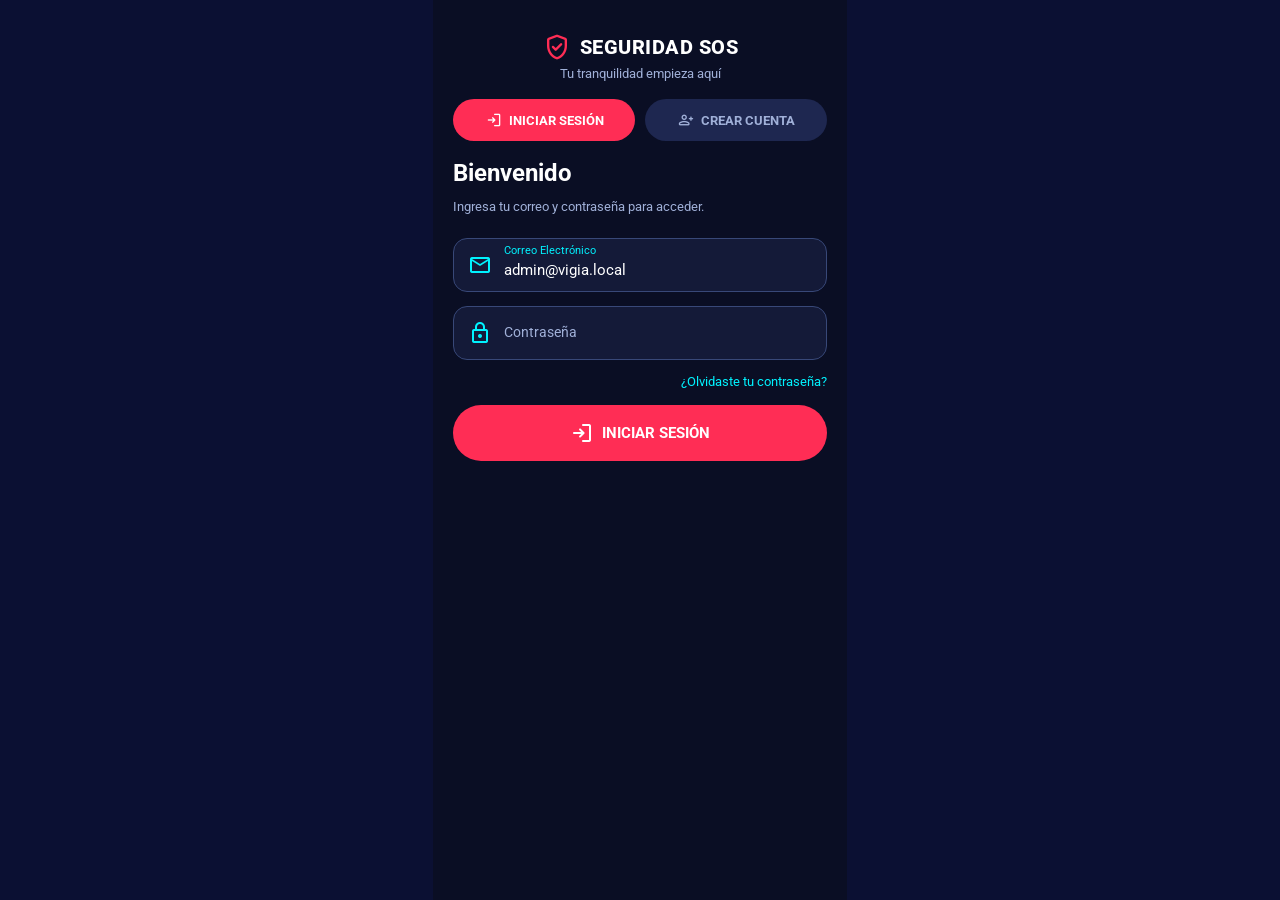
<file: index.html>
<!DOCTYPE html>
<html lang="es">

<head>
    <meta charset="UTF-8">
    <meta name="viewport" content="width=device-width, initial-scale=1.0, maximum-scale=1.0, user-scalable=no">
    <title>Seguridad SOS - MD3 Expressive</title>
    <link rel="preconnect" href="https://fonts.googleapis.com">
    <link rel="preconnect" href="https://fonts.gstatic.com" crossorigin>
    <link href="https://fonts.googleapis.com/css2?family=Roboto:wght@400;500;700;900&display=swap" rel="stylesheet">
    <link href="https://fonts.googleapis.com/css2?family=Material+Symbols+Rounded:opsz,wght,FILL,GRAD@24,500,1,0"
        rel="stylesheet">
    <style>
        :root {
            /* Paleta Material Design 3 Expressive (Colores Vívidos y Elegantes) */
            --bg-main: #0A0E24;
            /* Midnight Obsidian */
            --bg-input-nav: #141A38;
            /* Superficie profunda */
            --bg-card: #1E2750;
            /* Tarjetas elevadas */
            --border-input: #384878;
            /* Bordes refinados */
            --text-primary: #FFFFFF;
            /* Títulos y texto principal */
            --text-secondary: #A0B0D8;
            /* Texto secundario y descripciones */
            --accent-cyan: #00F2FE;
            /* Cyan eléctrico vibrante */
            --btn-primary: #FF2D55;
            /* Rosa carmesí SOS Expressive */
            --btn-primary-hover: #E11D48;
            --zone-alert: #431D78;
            /* Púrpura real para zonas de alerta */
            --sos-red: #FF2D55;
            /* Botón circular SOS */
            --action-blue: #2563EB;
            /* Acciones de llamar y compartir ubicación */
            --glow-sos: 0 0 28px rgba(255, 45, 85, 0.45);

            --radius-xl: 24px;
            --radius-lg: 16px;
            --radius-pill: 100px;
        }

        * {
            box-sizing: border-box;
            margin: 0;
            padding: 0;
            font-family: 'Roboto', sans-serif;
        }

        body {
            background-color: #0B1033;
            color: var(--text-primary);
            display: flex;
            justify-content: center;
            min-height: 100vh;
        }

        .mobile-app {
            width: 100%;
            max-width: 414px;
            min-height: 100vh;
            background-color: var(--bg-main);
            position: relative;
            overflow-x: hidden;
        }

        /* Utilidades */
        .content-padding {
            padding: 0 20px 28px;
        }

        .mt-12 {
            margin-top: 12px;
        }

        .mt-16 {
            margin-top: 16px;
        }

        .mt-24 {
            margin-top: 24px;
        }

        .text-cyan {
            color: var(--accent-cyan);
        }

        .text-secondary {
            color: var(--text-secondary);
        }

        .text-sm {
            font-size: 13px;
        }

        .text-xs {
            font-size: 11px;
        }

        /* ==========================================================================
           MICRO-INTERACCIONES: TRANSICIONES DE PANTALLA EXPRESIVAS (MD3 EXPRESSIVE)
           ========================================================================== */
        .screen {
            display: none;
            opacity: 0;
            will-change: transform, opacity;
        }

        .screen.active {
            display: block;
            opacity: 1;
        }

        .screen.entering-forward {
            animation: screenSlideForward 0.38s cubic-bezier(0.16, 1, 0.3, 1) forwards;
        }

        .screen.entering-backward {
            animation: screenSlideBackward 0.38s cubic-bezier(0.16, 1, 0.3, 1) forwards;
        }

        .screen.with-nav {
            padding-bottom: 86px;
        }

        @keyframes screenSlideForward {
            0% {
                opacity: 0;
                transform: translateX(45px) scale(0.96);
                filter: blur(4px);
            }

            100% {
                opacity: 1;
                transform: translateX(0) scale(1);
                filter: blur(0);
            }
        }

        @keyframes screenSlideBackward {
            0% {
                opacity: 0;
                transform: translateX(-45px) scale(0.96);
                filter: blur(4px);
            }

            100% {
                opacity: 1;
                transform: translateX(0) scale(1);
                filter: blur(0);
            }
        }

        /* Cascada de elementos escalonados al entrar a pantalla */
        .screen.active .stagger-1 {
            animation: staggerSlideIn 0.42s cubic-bezier(0.16, 1, 0.3, 1) both 0.04s;
        }

        .screen.active .stagger-2 {
            animation: staggerSlideIn 0.42s cubic-bezier(0.16, 1, 0.3, 1) both 0.10s;
        }

        .screen.active .stagger-3 {
            animation: staggerSlideIn 0.42s cubic-bezier(0.16, 1, 0.3, 1) both 0.16s;
        }

        .screen.active .stagger-4 {
            animation: staggerSlideIn 0.42s cubic-bezier(0.16, 1, 0.3, 1) both 0.22s;
        }

        .screen.active .stagger-5 {
            animation: staggerSlideIn 0.42s cubic-bezier(0.16, 1, 0.3, 1) both 0.28s;
        }

        @keyframes staggerSlideIn {
            0% {
                opacity: 0;
                transform: translateY(18px) scale(0.98);
            }

            100% {
                opacity: 1;
                transform: translateY(0) scale(1);
            }
        }

        /* ==========================================================================
           LOS 3 ESTADOS: REPOSO • INTERACCIÓN • ACCIÓN
           ========================================================================== */

        /* 1. ESTADO DE REPOSO (REST / IDLE) */
        .live-dot {
            width: 8px;
            height: 8px;
            border-radius: 50%;
            background-color: var(--accent-cyan);
            display: inline-block;
            margin-right: 6px;
            animation: liveDotBeacon 2s infinite ease-in-out;
            vertical-align: middle;
        }

        @keyframes liveDotBeacon {

            0%,
            100% {
                opacity: 1;
                transform: scale(1);
                box-shadow: 0 0 8px #00F2FE;
            }

            50% {
                opacity: 0.35;
                transform: scale(0.75);
                box-shadow: 0 0 2px #00F2FE;
            }
        }

        @keyframes sosReposoBreathing {

            0%,
            100% {
                box-shadow: 0 0 22px rgba(255, 45, 85, 0.35), 0 8px 24px rgba(0, 0, 0, 0.45);
                transform: scale(1);
            }

            50% {
                box-shadow: 0 0 42px rgba(255, 45, 85, 0.65), 0 10px 30px rgba(0, 0, 0, 0.55);
                transform: scale(1.02);
            }
        }

        /* 2. ESTADO DE INTERACCIÓN (HOVER / FOCUS / TOUCH PRE-ACTIVATION) */
        /* Transición suave para todos los controles interactivos */
        .md3-btn-primary,
        .md3-btn-secondary,
        .action-card,
        .md3-card,
        .tab-btn,
        .nav-item,
        .md3-chip,
        .icon-btn {
            transition: all 0.24s cubic-bezier(0.2, 0.9, 0.2, 1);
            position: relative;
            overflow: hidden;
            /* Para el efecto onda ripple */
        }

        .md3-btn-primary:hover {
            background-color: var(--btn-primary-hover);
            transform: translateY(-2px) scale(1.015);
            box-shadow: 0 8px 25px rgba(255, 45, 85, 0.55), 0 0 14px rgba(0, 242, 254, 0.35);
        }

        .md3-btn-secondary:hover {
            background-color: rgba(0, 242, 254, 0.12);
            border: 1px solid var(--accent-cyan);
            transform: translateY(-2px);
            box-shadow: 0 6px 20px rgba(0, 242, 254, 0.25);
        }

        .action-card:hover {
            transform: translateY(-3px) scale(1.02);
            box-shadow: 0 10px 26px rgba(37, 99, 235, 0.45);
            outline: 1.5px solid var(--accent-cyan);
        }

        .md3-card:hover {
            transform: translateY(-3px);
            border: 1px solid rgba(0, 242, 254, 0.5);
            box-shadow: 0 12px 28px rgba(0, 0, 0, 0.45), 0 0 16px rgba(0, 242, 254, 0.12);
        }

        .tab-btn:hover:not(.active) {
            background-color: #28346A;
            color: var(--text-primary);
            transform: translateY(-1px);
        }

        .md3-chip:hover:not(.active) {
            background-color: #28346A;
            color: var(--text-primary);
            transform: translateY(-1px);
        }

        .nav-item:hover {
            color: var(--accent-cyan);
            transform: translateY(-2px);
        }

        /* 3. ESTADO DE ACCIÓN (ACTIVE / PRESSED / TRIGGER / FEEDBACK) */
        .md3-btn-primary:active,
        .md3-btn-secondary:active,
        .action-card:active,
        .tab-btn:active,
        .md3-chip:active,
        .list-card:active {
            transform: scale(0.95) translateY(1px) !important;
            box-shadow: 0 2px 6px rgba(0, 0, 0, 0.6) !important;
            transition: transform 0.08s ease, box-shadow 0.08s ease;
        }

        /* Efecto Ripple (Onda Material) */
        .md3-ripple {
            position: absolute;
            border-radius: 50%;
            background: rgba(255, 255, 255, 0.35);
            transform: scale(0);
            animation: rippleEffect 0.55s ease-out;
            pointer-events: none;
        }

        @keyframes rippleEffect {
            to {
                transform: scale(3.5);
                opacity: 0;
            }
        }

        /* Botón SOS en Acción (Mantenido 3s) */
        .sos-btn.holding {
            animation: sosAccionHeartbeat 0.35s infinite ease-in-out !important;
            box-shadow: 0 0 65px rgba(255, 45, 85, 0.95), 0 0 110px rgba(0, 242, 254, 0.6) !important;
            border-color: var(--accent-cyan) !important;
        }

        @keyframes sosAccionHeartbeat {

            0%,
            100% {
                transform: scale(0.96);
            }

            50% {
                transform: scale(1.035);
            }
        }

        /* Error Shake Feedback */
        @keyframes shakeErrorAction {

            0%,
            100% {
                transform: translateX(0);
            }

            20%,
            60% {
                transform: translateX(-8px);
            }

            40%,
            80% {
                transform: translateX(8px);
            }
        }

        .shake-error {
            animation: shakeErrorAction 0.4s cubic-bezier(0.36, 0.07, 0.19, 0.97) both;
            border-color: var(--sos-red) !important;
        }

        /* Toast con Rebote Elástico en Acción */
        @keyframes toastActionBounce {
            0% {
                transform: translate(-50%, 50px) scale(0.85);
                opacity: 0;
            }

            60% {
                transform: translate(-50%, -8px) scale(1.03);
                opacity: 1;
            }

            85% {
                transform: translate(-50%, 2px) scale(0.99);
            }

            100% {
                transform: translate(-50%, 0) scale(1);
                opacity: 1;
            }
        }

        .md3-toast.show {
            display: flex;
            animation: toastActionBounce 0.42s cubic-bezier(0.175, 0.885, 0.32, 1.275) forwards;
        }

        /* Ondas de Radar en Alerta Disparada */
        .radar-wave {
            position: absolute;
            width: 140px;
            height: 140px;
            border-radius: 50%;
            border: 3px solid rgba(255, 255, 255, 0.7);
            animation: radarWaveExpand 1.6s infinite ease-out;
            pointer-events: none;
        }

        .radar-wave:nth-child(2) {
            animation-delay: 0.5s;
        }

        .radar-wave:nth-child(3) {
            animation-delay: 1.0s;
        }

        @keyframes radarWaveExpand {
            0% {
                transform: scale(0.6);
                opacity: 0.9;
            }

            100% {
                transform: scale(2.4);
                opacity: 0;
            }
        }

        /* Headers */
        .app-header {
            text-align: center;
            padding: 32px 20px 18px;
        }

        .logo-row {
            display: flex;
            align-items: center;
            justify-content: center;
            gap: 8px;
        }

        .logo-icon {
            font-size: 30px;
            color: var(--btn-primary);
        }

        .app-header h1 {
            font-size: 20px;
            font-weight: 800;
            letter-spacing: 0.5px;
        }

        .subtitle {
            font-size: 13px;
            color: var(--text-secondary);
            margin-top: 4px;
        }

        .top-app-bar {
            display: flex;
            align-items: center;
            gap: 12px;
            padding: 20px;
            background-color: var(--bg-main);
        }

        .icon-btn {
            background: none;
            border: none;
            color: var(--text-primary);
            cursor: pointer;
            display: flex;
            align-items: center;
            justify-content: center;
        }

        /* Tabs Segmentados (Login / Registro) */
        .md3-tabs {
            display: flex;
            gap: 10px;
            padding: 0 20px 18px;
        }

        .tab-btn {
            flex: 1;
            background-color: var(--bg-card);
            color: var(--text-secondary);
            border: none;
            border-radius: var(--radius-pill);
            padding: 12px 10px;
            font-size: 13px;
            font-weight: 700;
            cursor: pointer;
            display: flex;
            align-items: center;
            justify-content: center;
            gap: 6px;
        }

        .tab-btn.active {
            background-color: var(--btn-primary);
            color: var(--text-primary);
        }

        .auth-form {
            display: none;
        }

        .auth-form.active {
            display: block;
        }

        .display-text {
            font-size: 24px;
            font-weight: 700;
        }

        /* Campos de texto */
        .md3-text-field {
            position: relative;
            background-color: var(--bg-input-nav);
            border: 1.5px solid var(--border-input);
            border-radius: 14px;
            margin-bottom: 14px;
            display: flex;
            align-items: center;
            padding: 8px 14px;
        }

        .md3-text-field:focus-within {
            border-color: var(--accent-cyan);
        }

        .md3-text-field .icon {
            color: var(--accent-cyan);
            margin-right: 12px;
        }

        .md3-text-field input {
            background: transparent;
            border: none;
            color: var(--text-primary);
            width: 100%;
            padding: 14px 0 4px;
            font-size: 15px;
            outline: none;
        }

        .md3-text-field label {
            position: absolute;
            left: 50px;
            top: 17px;
            color: var(--text-secondary);
            font-size: 14px;
            transition: 0.2s;
            pointer-events: none;
        }

        .md3-text-field input:focus~label,
        .md3-text-field input:not(:placeholder-shown)~label {
            top: 5px;
            font-size: 11px;
            color: var(--accent-cyan);
        }

        /* Botones */
        .md3-btn-primary {
            background-color: var(--btn-primary);
            color: var(--text-primary);
            border: none;
            width: 100%;
            padding: 16px;
            border-radius: var(--radius-pill);
            font-size: 15px;
            font-weight: 700;
            cursor: pointer;
            display: flex;
            align-items: center;
            justify-content: center;
            gap: 8px;
        }

        .md3-btn-secondary {
            background-color: var(--bg-card);
            color: var(--accent-cyan);
            border: none;
            width: 100%;
            padding: 14px;
            border-radius: var(--radius-pill);
            font-size: 14px;
            font-weight: 700;
            cursor: pointer;
            display: flex;
            align-items: center;
            justify-content: center;
            gap: 8px;
        }

        /* Zona de Alerta SOS (Morado #4C1D95) */
        .sos-zone {
            background-color: var(--zone-alert);
            border-radius: var(--radius-xl);
            padding: 24px 16px;
            text-align: center;
            margin: 18px 0;
        }

        .sos-wrapper {
            position: relative;
            width: 196px;
            height: 196px;
            margin: 0 auto 12px;
            display: flex;
            align-items: center;
            justify-content: center;
        }

        .progress-ring {
            position: absolute;
            top: 0;
            left: 0;
            width: 196px;
            height: 196px;
            transform: rotate(-90deg);
        }

        .progress-ring-circle {
            fill: transparent;
            stroke: var(--accent-cyan);
            stroke-width: 6;
            stroke-dasharray: 565.48;
            stroke-dashoffset: 565.48;
            transition: stroke-dashoffset 0.05s linear;
            filter: drop-shadow(0 0 6px var(--accent-cyan));
        }

        .sos-btn {
            width: 168px;
            height: 168px;
            border-radius: 50%;
            background-color: var(--sos-red);
            color: var(--text-primary);
            border: 6px solid #FFFFFF;
            display: flex;
            flex-direction: column;
            align-items: center;
            justify-content: center;
            cursor: pointer;
            z-index: 2;
            user-select: none;
            animation: sosReposoBreathing 3.2s infinite ease-in-out;
            transition: all 0.25s cubic-bezier(0.2, 0.9, 0.2, 1);
        }

        .sos-btn:hover {
            transform: scale(1.035);
            box-shadow: 0 0 50px rgba(255, 45, 85, 0.8), 0 0 90px rgba(255, 45, 85, 0.45);
        }

        .sos-btn:active {
            transform: scale(0.95);
        }

        .sos-text {
            font-size: 42px;
            font-weight: 900;
            line-height: 1;
        }

        .sos-subtext {
            font-size: 11px;
            font-weight: 700;
            margin-top: 4px;
            letter-spacing: 0.8px;
        }

        .sos-instruction {
            font-size: 13px;
            font-weight: 700;
            color: var(--text-primary);
        }

        /* Acciones Rápidas (Azul intenso #1665C1) */
        .section-title {
            font-size: 11px;
            font-weight: 700;
            letter-spacing: 1px;
            color: var(--accent-cyan);
            margin-bottom: 10px;
            text-transform: uppercase;
        }

        .grid-2 {
            display: grid;
            grid-template-columns: 1fr 1fr;
            gap: 12px;
        }

        .action-card {
            background-color: var(--action-blue);
            color: var(--text-primary);
            border-radius: var(--radius-lg);
            padding: 16px;
            display: flex;
            flex-direction: column;
            gap: 8px;
            font-size: 14px;
            font-weight: 700;
            cursor: pointer;
            border: none;
            text-align: left;
        }

        /* Tarjetas estándar (#243575) */
        .md3-card {
            background-color: var(--bg-card);
            border-radius: var(--radius-lg);
            padding: 16px;
        }

        .list-card {
            display: flex;
            justify-content: space-between;
            align-items: center;
            cursor: pointer;
        }

        .list-card-content {
            display: flex;
            align-items: center;
            gap: 14px;
        }

        /* Cámaras y Chips */
        .md3-chip-group {
            display: flex;
            gap: 8px;
            overflow-x: auto;
        }

        .md3-chip {
            background-color: var(--bg-card);
            color: var(--text-secondary);
            border: none;
            padding: 8px 14px;
            border-radius: var(--radius-pill);
            font-size: 12px;
            font-weight: 700;
            cursor: pointer;
            white-space: nowrap;
        }

        .md3-chip.active {
            background-color: var(--btn-primary);
            color: var(--text-primary);
        }

        .camera-card {
            padding: 12px;
            margin-bottom: 14px;
        }

        .camera-feed {
            height: 150px;
            background-color: var(--bg-input-nav);
            border-radius: 12px;
            position: relative;
            display: flex;
            align-items: center;
            justify-content: center;
            margin-bottom: 12px;
        }

        .status-badge {
            position: absolute;
            top: 10px;
            left: 10px;
            background-color: var(--zone-alert);
            color: var(--accent-cyan);
            padding: 4px 10px;
            border-radius: var(--radius-pill);
            font-size: 10px;
            font-weight: 700;
        }

        .status-badge.rec {
            background-color: var(--sos-red);
            color: var(--text-primary);
        }

        .camera-info {
            display: flex;
            justify-content: space-between;
            align-items: center;
        }

        /* Lista Perfil */
        .md3-list {
            background-color: var(--bg-card);
            border-radius: var(--radius-xl);
            padding: 8px 0;
        }

        .md3-list-item {
            display: flex;
            align-items: center;
            gap: 14px;
            padding: 14px 18px;
            border-bottom: 1px solid var(--bg-input-nav);
        }

        .md3-list-item:last-child {
            border-bottom: none;
        }

        /* Navegación Inferior (#1A275E) */
        .bottom-nav {
            position: fixed;
            bottom: 0;
            left: 50%;
            transform: translateX(-50%);
            width: 100%;
            max-width: 414px;
            background-color: var(--bg-input-nav);
            border-top: 1px solid var(--border-input);
            display: none;
            justify-content: space-around;
            padding: 10px 0 18px;
            z-index: 100;
        }

        .nav-item {
            display: flex;
            flex-direction: column;
            align-items: center;
            gap: 4px;
            color: var(--text-secondary);
            font-size: 11px;
            font-weight: 500;
            cursor: pointer;
        }

        .nav-item.active {
            color: var(--btn-primary);
            font-weight: 700;
        }

        /* Overlay de Alerta SOS */
        .alert-overlay {
            position: fixed;
            inset: 0;
            max-width: 414px;
            margin: 0 auto;
            background-color: var(--sos-red);
            color: var(--text-primary);
            display: none;
            flex-direction: column;
            align-items: center;
            justify-content: center;
            text-align: center;
            padding: 28px;
            z-index: 200;
            gap: 16px;
        }

        .alert-overlay.active {
            display: flex;
        }

        /* Toast */
        .md3-toast {
            position: fixed;
            bottom: 84px;
            left: 50%;
            transform: translateX(-50%);
            background-color: var(--zone-alert);
            color: var(--text-primary);
            border: 1px solid var(--accent-cyan);
            padding: 12px 18px;
            border-radius: var(--radius-pill);
            font-size: 13px;
            font-weight: 500;
            display: none;
            align-items: center;
            gap: 8px;
            z-index: 300;
            max-width: 370px;
        }

        .md3-toast.show {
            display: flex;
        }
    </style>
</head>

<body>
    <div class="mobile-app">

        <!-- VISTA 1 & 2: AUTENTICACIÓN -->
        <section id="auth-screen" class="screen active">
            <header class="app-header">
                <div class="logo-row">
                    <span class="material-symbols-rounded logo-icon">gpp_good</span>
                    <h1>SEGURIDAD SOS</h1>
                </div>
                <p class="subtitle">Tu tranquilidad empieza aquí</p>
            </header>

            <div class="md3-tabs">
                <button type="button" class="tab-btn active" id="tab-login" onclick="switchAuthTab('login')">
                    <span class="material-symbols-rounded" style="font-size:18px;">login</span>
                    INICIAR SESIÓN
                </button>
                <button type="button" class="tab-btn" id="tab-register" onclick="switchAuthTab('register')">
                    <span class="material-symbols-rounded" style="font-size:18px;">person_add</span>
                    CREAR CUENTA
                </button>
            </div>

            <div class="content-padding">
                <!-- Iniciar Sesión (Activo por defecto) -->
                <div id="form-login" class="auth-form active">
                    <h2 class="display-text">Bienvenido</h2>
                    <p class="text-secondary text-sm mt-12">Ingresa tu correo y contraseña para acceder.</p>
                    <form class="mt-24" onsubmit="handleAuthSubmit(event, 'login')">
                        <div class="md3-text-field">
                            <span class="material-symbols-rounded icon">mail</span>
                            <input type="email" id="login-email" placeholder=" " value="admin@vigia.local" required>
                            <label>Correo Electrónico</label>
                        </div>
                        <div class="md3-text-field">
                            <span class="material-symbols-rounded icon">lock</span>
                            <input type="password" id="login-password" placeholder=" " required>
                            <label>Contraseña</label>
                        </div>
                        <p class="text-cyan text-sm" style="text-align:right; cursor:pointer;"
                            onclick="showToast('Recuperación de contraseña enviada')">¿Olvidaste tu contraseña?</p>
                        <button type="submit" class="md3-btn-primary mt-16">
                            <span class="material-symbols-rounded">login</span>
                            INICIAR SESIÓN
                        </button>
                    </form>
                </div>

                <!-- Crear Cuenta -->
                <div id="form-register" class="auth-form">
                    <h2 class="display-text">Crea tu cuenta SOS</h2>
                    <p class="text-secondary text-sm mt-12">Un paso más cerca de sentirte seguro 24/7.</p>
                    <form class="mt-24" onsubmit="handleAuthSubmit(event, 'register')">
                        <div class="md3-text-field">
                            <span class="material-symbols-rounded icon">person</span>
                            <input type="text" id="reg-name" placeholder=" " required>
                            <label>Nombre Completo</label>
                        </div>
                        <div class="md3-text-field">
                            <span class="material-symbols-rounded icon">smartphone</span>
                            <input type="tel" id="reg-phone" placeholder=" " required>
                            <label>Teléfono Móvil</label>
                        </div>
                        <div class="md3-text-field">
                            <span class="material-symbols-rounded icon">mail</span>
                            <input type="email" id="reg-email" placeholder=" " required>
                            <label>Correo Electrónico</label>
                        </div>
                        <div class="md3-text-field">
                            <span class="material-symbols-rounded icon">lock</span>
                            <input type="password" id="reg-password" placeholder=" " required>
                            <label>Contraseña de seguridad</label>
                        </div>
                        <button type="submit" class="md3-btn-primary mt-16">
                            <span class="material-symbols-rounded">shield</span>
                            CREAR MI CUENTA SOS
                        </button>
                    </form>
                </div>
            </div>
        </section>

        <!-- VISTA 3: INICIO (SOS) -->
        <section id="home-screen" class="screen with-nav">
            <header class="app-header" style="padding-bottom: 8px;">
                <div class="logo-row">
                    <span class="material-symbols-rounded logo-icon" style="font-size:24px;">gpp_good</span>
                    <h1 style="font-size:17px;">SEGURIDAD SOS</h1>
                </div>
            </header>

            <div class="content-padding mt-12">
                <h2 id="home-greeting" style="font-size:24px;">Hola, Usuario</h2>
                <p class="text-secondary text-sm">Sistema de protección activo 24/7</p>

                <!-- Zona de Alerta Morada + Botón SOS -->
                <div class="sos-zone">
                    <div class="sos-wrapper">
                        <svg class="progress-ring">
                            <circle id="progress-circle" class="progress-ring-circle" cx="98" cy="98" r="90"></circle>
                        </svg>
                        <button type="button" class="sos-btn" id="btnSos">
                            <span class="sos-text">SOS</span>
                            <span class="sos-subtext">PEDIR AYUDA</span>
                        </button>
                    </div>
                    <p class="sos-instruction" id="sos-status-label">Mantén pulsado 3 segundos</p>
                    <p class="text-secondary text-xs mt-12">Envía una alerta y tu ubicación a tus contactos.</p>
                </div>

                <!-- Acciones Rápidas (Azul intenso) -->
                <h3 class="section-title">ACCESOS RÁPIDOS</h3>
                <div class="grid-2">
                    <button type="button" class="action-card" onclick="showToast('Llamando al 911...')">
                        <span class="material-symbols-rounded text-cyan">call</span>
                        <span>Llamar al 911</span>
                    </button>
                    <button type="button" class="action-card" onclick="showToast('Ubicación GPS compartida')">
                        <span class="material-symbols-rounded text-cyan">location_on</span>
                        <span>Compartir ubicación</span>
                    </button>
                </div>

                <!-- Tarjeta Ver Cámaras -->
                <div class="md3-card list-card mt-12" onclick="navigateTo('cameras-screen')">
                    <div class="list-card-content">
                        <span class="material-symbols-rounded text-cyan" style="font-size:26px;">videocam</span>
                        <div>
                            <div style="font-weight:700; font-size:15px;">Ver cámaras</div>
                            <div class="text-secondary text-xs">3 dispositivos conectados</div>
                        </div>
                    </div>
                    <span class="material-symbols-rounded text-cyan">chevron_right</span>
                </div>
            </div>
        </section>

        <!-- VISTA 4: MIS CÁMARAS -->
        <section id="cameras-screen" class="screen">
            <header class="top-app-bar">
                <button type="button" class="icon-btn" onclick="navigateTo('home-screen')">
                    <span class="material-symbols-rounded">arrow_back_ios</span>
                </button>
                <h2 style="font-size:20px;">Mis cámaras</h2>
            </header>

            <div class="content-padding">
                <div class="md3-chip-group">
                    <button type="button" class="md3-chip active" onclick="filterCameras('all', this)">Todas
                        (3)</button>
                    <button type="button" class="md3-chip" onclick="filterCameras('online', this)">En línea (2)</button>
                    <button type="button" class="md3-chip" onclick="filterCameras('recording', this)">Grabando
                        (1)</button>
                </div>

                <div class="mt-16">
                    <div class="md3-card camera-card camera-item online stagger-1">
                        <div class="camera-feed">
                            <span class="status-badge"><span class="live-dot"></span>EN LÍNEA • CAM 01</span>
                            <span class="material-symbols-rounded"
                                style="font-size:48px; color:var(--border-input);">videocam</span>
                        </div>
                        <div class="camera-info">
                            <div>
                                <div style="font-weight:700;">Entrada principal</div>
                                <div class="text-secondary text-xs">Resolución 1080p • 30fps</div>
                            </div>
                            <button type="button" class="icon-btn text-cyan"
                                onclick="showToast('Maximizando Entrada Principal')">
                                <span class="material-symbols-rounded">fullscreen</span>
                            </button>
                        </div>
                    </div>

                    <div class="md3-card camera-card camera-item online stagger-2">
                        <div class="camera-feed">
                            <span class="status-badge"><span class="live-dot"></span>EN LÍNEA • CAM 02</span>
                            <span class="material-symbols-rounded"
                                style="font-size:48px; color:var(--border-input);">yard</span>
                        </div>
                        <div class="camera-info">
                            <div>
                                <div style="font-weight:700;">Patio trasero</div>
                                <div class="text-secondary text-xs">Visión nocturna infrarroja activa</div>
                            </div>
                            <button type="button" class="icon-btn text-cyan"
                                onclick="showToast('Maximizando Patio Trasero')">
                                <span class="material-symbols-rounded">fullscreen</span>
                            </button>
                        </div>
                    </div>

                    <div class="md3-card camera-card camera-item recording stagger-3">
                        <div class="camera-feed">
                            <span class="status-badge rec"><span class="live-dot"
                                    style="background-color:#FFFFFF;"></span>REC • CAM 03</span>
                            <span class="material-symbols-rounded"
                                style="font-size:48px; color:var(--border-input);">garage</span>
                        </div>
                        <div class="camera-info">
                            <div>
                                <div style="font-weight:700;">Garaje vehicular</div>
                                <div class="text-secondary text-xs">Detección de movimiento activada</div>
                            </div>
                            <button type="button" class="icon-btn text-cyan" onclick="showToast('Maximizando Garaje')">
                                <span class="material-symbols-rounded">fullscreen</span>
                            </button>
                        </div>
                    </div>
                </div>

                <button type="button" class="md3-btn-primary mt-12"
                    onclick="showToast('Buscando nuevas cámaras en Wi-Fi...')">
                    <span class="material-symbols-rounded">add</span>
                    AÑADIR CÁMARA
                </button>
            </div>
        </section>

        <!-- VISTA 5: MI PERFIL -->
        <section id="profile-screen" class="screen with-nav">
            <header class="app-header" style="padding-bottom: 8px;">
                <div class="logo-row">
                    <span class="material-symbols-rounded logo-icon" style="font-size:24px;">gpp_good</span>
                    <h1 style="font-size:17px;">SEGURIDAD SOS</h1>
                </div>
            </header>

            <div class="content-padding mt-12">
                <h2 class="display-text">Mi perfil</h2>
                <p class="text-secondary text-sm">Gestión de cuenta y configuración de seguridad</p>

                <div class="md3-list mt-16">
                    <div class="md3-list-item">
                        <span class="material-symbols-rounded text-cyan">account_circle</span>
                        <div>
                            <div id="profile-name-display" style="font-weight:700;">Usuario</div>
                            <div class="text-secondary text-xs">Titular de la cuenta SOS</div>
                        </div>
                    </div>
                    <div class="md3-list-item">
                        <span class="material-symbols-rounded text-cyan">smartphone</span>
                        <div>
                            <div id="profile-phone-display" style="font-weight:700;">Sin registrar</div>
                            <div class="text-secondary text-xs">Teléfono registrado para alertas</div>
                        </div>
                    </div>
                    <div class="md3-list-item">
                        <span class="material-symbols-rounded text-cyan">verified_user</span>
                        <div>
                            <div style="font-weight:700;">Protección Satelital GPS</div>
                            <div class="text-cyan text-xs">Activa (Precisión: 3 metros)</div>
                        </div>
                    </div>
                    <div class="md3-list-item">
                        <span class="material-symbols-rounded text-cyan">notifications_active</span>
                        <div>
                            <div style="font-weight:700;">Contactos de Emergencia</div>
                            <div class="text-secondary text-xs">Configuración habilitada</div>
                        </div>
                    </div>
                </div>

                <button type="button" class="md3-btn-secondary mt-24" onclick="logout()">
                    <span class="material-symbols-rounded">logout</span>
                    CERRAR SESIÓN
                </button>
            </div>
        </section>

        <!-- NAVEGACIÓN INFERIOR -->
        <nav class="bottom-nav" id="global-nav">
            <div class="nav-item active" onclick="navigateNav('home-screen', this)">
                <span class="material-symbols-rounded">home</span>
                <span>Inicio</span>
            </div>
            <div class="nav-item" onclick="navigateNav('home-screen', this)">
                <span class="material-symbols-rounded">shield_alert</span>
                <span>SOS</span>
            </div>
            <div class="nav-item" onclick="navigateNav('profile-screen', this)">
                <span class="material-symbols-rounded">settings</span>
                <span>Ajustes</span>
            </div>
        </nav>

        <!-- OVERLAY ALERTA SOS -->
        <div id="alert-overlay" class="alert-overlay">
            <div class="radar-wave"></div>
            <div class="radar-wave"></div>
            <div class="radar-wave"></div>
            <span class="material-symbols-rounded"
                style="font-size:72px; position:relative; z-index:2;">notifications_active</span>
            <h2 style="position:relative; z-index:2;">¡ALERTA SOS TRANSMITIDA!</h2>
            <p class="text-sm" style="position:relative; z-index:2;">Coordenadas GPS enviadas a la patrulla policial y a
                tus contactos de emergencia.</p>
            <button type="button" class="md3-btn-primary"
                style="background:#FFFFFF; color:#E11D48; position:relative; z-index:2; max-width:320px;"
                onclick="cancelSOSAlert()">
                <span class="material-symbols-rounded">close</span>
                DESACTIVAR ALERTA SOS
            </button>
        </div>

        <!-- TOAST -->
        <div id="md3-toast" class="md3-toast">
            <span class="material-symbols-rounded text-cyan" style="font-size:18px;">check_circle</span>
            <span id="toast-text">Notificación</span>
        </div>
    </div>

    <script>
        let sosInterval = null;
        let sosElapsed = 0;
        const circumference = 2 * Math.PI * 90;
        let currentScreenId = 'auth-screen';

        const screenOrder = {
            'auth-screen': 0,
            'home-screen': 1,
            'profile-screen': 1,
            'cameras-screen': 2
        };

        function switchAuthTab(type) {
            document.getElementById('tab-login').classList.toggle('active', type === 'login');
            document.getElementById('tab-register').classList.toggle('active', type === 'register');
            document.getElementById('form-login').classList.toggle('active', type === 'login');
            document.getElementById('form-register').classList.toggle('active', type === 'register');
        }

        function triggerFieldShake(elementId) {
            const el = document.getElementById(elementId);
            if (!el) return;
            const container = el.closest('.md3-text-field') || el;
            container.classList.remove('shake-error');
            void container.offsetWidth; // re-flow
            container.classList.add('shake-error');
            setTimeout(() => container.classList.remove('shake-error'), 450);
        }

        async function handleAuthSubmit(event, type) {
            event.preventDefault();

            if (type === 'register') {
                const name = document.getElementById('reg-name').value.trim();
                const phone = document.getElementById('reg-phone').value.trim();
                const email = document.getElementById('reg-email').value.trim();
                const password = document.getElementById('reg-password').value.trim();

                if (!name) { triggerFieldShake('reg-name'); showToast('Ingresa tu nombre completo'); return; }
                if (!phone) { triggerFieldShake('reg-phone'); showToast('Ingresa tu teléfono'); return; }
                if (!email) { triggerFieldShake('reg-email'); showToast('Ingresa tu correo electrónico'); return; }
                if (!password) { triggerFieldShake('reg-password'); showToast('Ingresa una contraseña'); return; }

                try {
                    const resp = await fetch('http://localhost:5000/api/register', {
                        method: 'POST',
                        headers: { 'Content-Type': 'application/json' },
                        body: JSON.stringify({ name, email, phone, password })
                    });
                    const data = await resp.json();
                    if (!resp.ok || !data.success) {
                        showToast(data.message || 'Error al registrar en BD');
                        return;
                    }
                    setUserData(data.user.name, data.user.email || data.user.phone);
                    showToast(`¡Cuenta registrada en PostgreSQL! Bienvenido, ${data.user.name}`);
                } catch (e) {
                    setUserData(name || 'Usuario', email);
                    showToast(`Bienvenido, ${name} (modo local)`);
                }
            } else {
                const email = document.getElementById('login-email').value.trim();
                const password = document.getElementById('login-password').value.trim();

                if (!email) { triggerFieldShake('login-email'); showToast('Ingresa tu correo electrónico'); return; }
                if (!password) { triggerFieldShake('login-password'); showToast('Ingresa tu contraseña'); return; }

                try {
                    const resp = await fetch('http://localhost:5000/api/login', {
                        method: 'POST',
                        headers: { 'Content-Type': 'application/json' },
                        body: JSON.stringify({ email, password })
                    });
                    const data = await resp.json();
                    if (!resp.ok || !data.success) {
                        triggerFieldShake('login-password');
                        showToast(data.message || 'Contraseña o usuario incorrecto');
                        return;
                    }
                    setUserData(data.user.name, data.user.email || data.user.phone);
                    showToast(`Sesión iniciada con éxito en PostgreSQL`);
                } catch (e) {
                    setUserData('Administrador', email);
                    showToast('Sesión iniciada (modo local)');
                }
            }

            navigateTo('home-screen', 'forward');
        }

        function setUserData(name, phone) {
            document.getElementById('home-greeting').textContent = `Hola, ${name.split(' ')[0]}`;
            document.getElementById('profile-name-display').textContent = name;
            document.getElementById('profile-phone-display').textContent = phone;
        }

        function navigateTo(screenId, forcedDirection = null) {
            if (screenId === currentScreenId && document.getElementById(screenId).classList.contains('active')) return;

            let direction = forcedDirection;
            if (!direction) {
                const prevOrder = screenOrder[currentScreenId] ?? 0;
                const nextOrder = screenOrder[screenId] ?? 1;
                direction = nextOrder >= prevOrder ? 'forward' : 'backward';
            }

            document.querySelectorAll('.screen').forEach(s => {
                s.classList.remove('active', 'entering-forward', 'entering-backward');
            });

            const target = document.getElementById(screenId);
            target.classList.add('active');
            target.classList.add(direction === 'forward' ? 'entering-forward' : 'entering-backward');
            currentScreenId = screenId;

            const nav = document.getElementById('global-nav');
            if (screenId === 'home-screen' || screenId === 'profile-screen') {
                nav.style.display = 'flex';
                const items = document.querySelectorAll('.nav-item');
                items.forEach(i => i.classList.remove('active'));
                items[screenId === 'home-screen' ? 0 : 2].classList.add('active');
            } else {
                nav.style.display = 'none';
            }
        }

        function navigateNav(screenId, el) {
            document.querySelectorAll('.nav-item').forEach(i => i.classList.remove('active'));
            el.classList.add('active');
            navigateTo(screenId);
        }

        function filterCameras(filter, btn) {
            document.querySelectorAll('.md3-chip').forEach(c => c.classList.remove('active'));
            btn.classList.add('active');
            document.querySelectorAll('.camera-item').forEach(cam => {
                cam.style.display = (filter === 'all' || cam.classList.contains(filter)) ? 'block' : 'none';
            });
        }

        function logout() {
            const passInputs = document.querySelectorAll('input[type="password"]');
            passInputs.forEach(i => i.value = '');
            navigateTo('auth-screen', 'backward');
            showToast('Has cerrado sesión con éxito');
        }

        function showToast(msg) {
            const toast = document.getElementById('md3-toast');
            document.getElementById('toast-text').textContent = msg;
            toast.classList.remove('show');
            void toast.offsetWidth; // re-flow para reiniciar animación
            toast.classList.add('show');
            clearTimeout(window._toastTimer);
            window._toastTimer = setTimeout(() => toast.classList.remove('show'), 2800);
        }

        // =========================================================================
        // BOTÓN SOS: ESTADOS DE REPOSO, INTERACCIÓN Y ACCIÓN (3 SEGUNDOS)
        // =========================================================================
        const btnSos = document.getElementById('btnSos');
        const circle = document.getElementById('progress-circle');
        const statusLabel = document.getElementById('sos-status-label');

        function startSosHold(e) {
            e.preventDefault();
            cancelSosHold();
            btnSos.classList.add('holding');
            sosElapsed = 0;
            sosInterval = setInterval(() => {
                sosElapsed += 50;
                const progress = Math.min(sosElapsed / 3000, 1);
                circle.style.strokeDashoffset = circumference * (1 - progress);
                const rem = Math.max(1, Math.ceil((3000 - sosElapsed) / 1000));
                statusLabel.textContent = `¡ENVIANDO ALERTA EN ${rem}s!`;
                if (sosElapsed >= 3000) {
                    cancelSosHold();
                    document.getElementById('alert-overlay').classList.add('active');
                    showToast('¡Alerta transmitida a la Central Policial!');
                }
            }, 50);
        }

        function cancelSosHold() {
            btnSos.classList.remove('holding');
            if (sosInterval) {
                clearInterval(sosInterval);
                sosInterval = null;
            }
            circle.style.strokeDashoffset = circumference;
            statusLabel.textContent = 'Mantén pulsado 3 segundos';
        }

        function cancelSOSAlert() {
            document.getElementById('alert-overlay').classList.remove('active');
            showToast('Alerta SOS desactivada');
        }

        btnSos.addEventListener('mousedown', startSosHold);
        btnSos.addEventListener('touchstart', startSosHold, { passive: false });
        btnSos.addEventListener('mouseup', cancelSosHold);
        btnSos.addEventListener('mouseleave', cancelSosHold);
        btnSos.addEventListener('touchend', cancelSosHold);

        // =========================================================================
        // MATERIAL RIPPLE EFFECT (ONDA EXPANSIVA AL INTERACTUAR / ACCIÓN)
        // =========================================================================
        document.addEventListener('click', function (e) {
            const target = e.target.closest('.md3-btn-primary, .md3-btn-secondary, .action-card, .tab-btn, .md3-chip, .list-card');
            if (!target) return;
            const rect = target.getBoundingClientRect();
            const ripple = document.createElement('span');
            ripple.className = 'md3-ripple';
            const size = Math.max(rect.width, rect.height);
            ripple.style.width = ripple.style.height = `${size}px`;
            ripple.style.left = `${e.clientX - rect.left - size / 2}px`;
            ripple.style.top = `${e.clientY - rect.top - size / 2}px`;
            target.appendChild(ripple);
            setTimeout(() => ripple.remove(), 600);
        });
    </script>
</body>

</html>
</file>
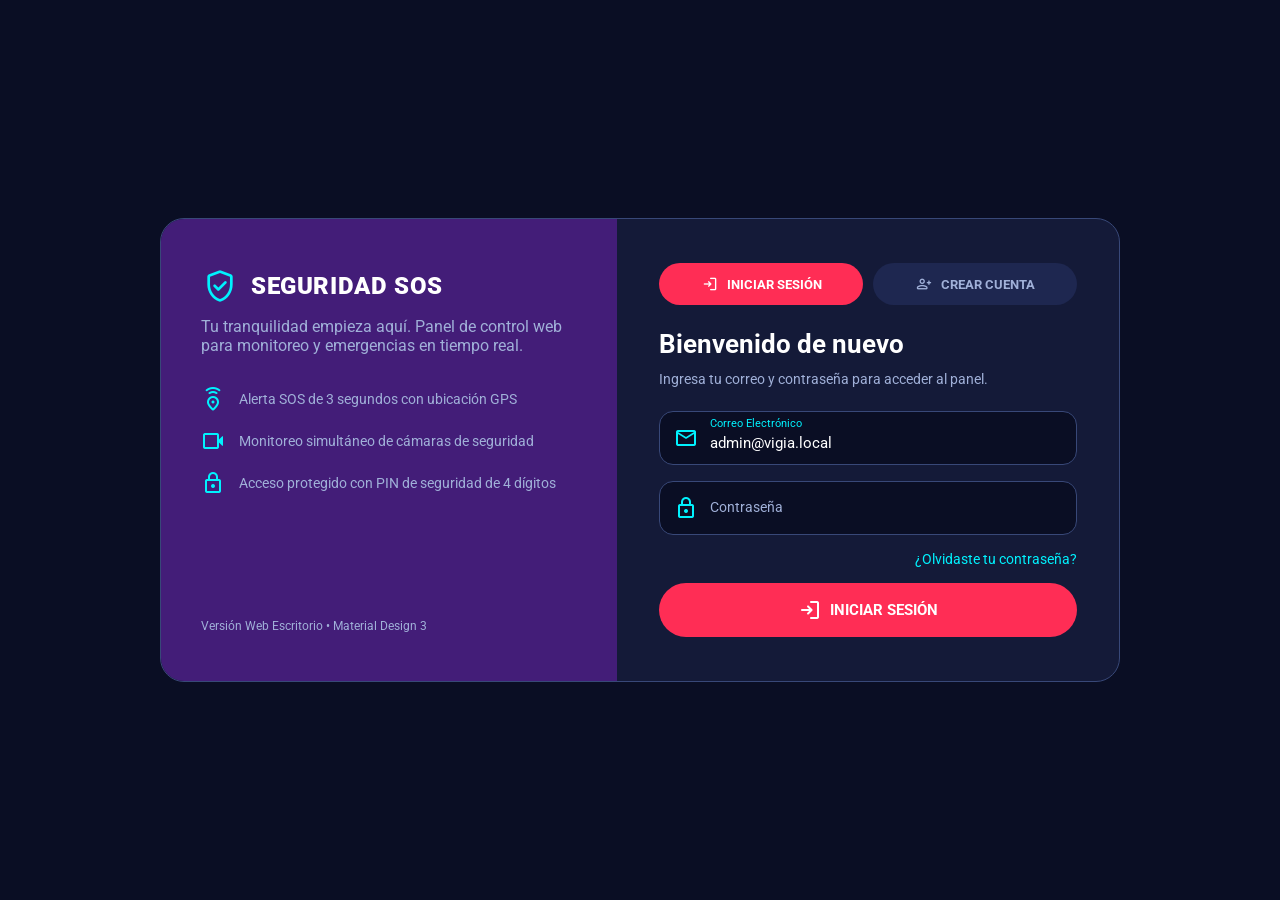
<file: web/index.html>
<!DOCTYPE html>
<html lang="es">

<head>
    <meta charset="UTF-8">
    <meta name="viewport" content="width=device-width, initial-scale=1.0">
    <title>Seguridad SOS - Panel Web de Escritorio</title>
    <link rel="preconnect" href="https://fonts.googleapis.com">
    <link rel="preconnect" href="https://fonts.gstatic.com" crossorigin>
    <link href="https://fonts.googleapis.com/css2?family=Roboto:wght@400;500;700;900&display=swap" rel="stylesheet">
    <link href="https://fonts.googleapis.com/css2?family=Material+Symbols+Rounded:opsz,wght,FILL,GRAD@24,500,1,0"
        rel="stylesheet">
    <style>
        :root {
            /* Paleta Material Design 3 Expressive (Colores Vívidos y Elegantes) */
            --bg-main: #0A0E24;
            /* Midnight Obsidian */
            --bg-input-nav: #141A38;
            /* Superficie profunda */
            --bg-card: #1E2750;
            /* Tarjetas elevadas */
            --border-input: #384878;
            /* Bordes refinados */
            --text-primary: #FFFFFF;
            /* Títulos y texto principal */
            --text-secondary: #A0B0D8;
            /* Texto secundario y descripciones */
            --accent-cyan: #00F2FE;
            /* Cyan eléctrico vibrante */
            --btn-primary: #FF2D55;
            /* Rosa carmesí SOS Expressive */
            --btn-primary-hover: #E11D48;
            --zone-alert: #431D78;
            /* Púrpura real para zonas de alerta */
            --sos-red: #FF2D55;
            /* Botón circular SOS */
            --action-blue: #2563EB;
            /* Acciones de llamar y compartir ubicación */
            --glow-sos: 0 0 28px rgba(255, 45, 85, 0.45);

            --radius-xl: 24px;
            --radius-lg: 16px;
            --radius-pill: 100px;
        }

        * {
            box-sizing: border-box;
            margin: 0;
            padding: 0;
            font-family: 'Roboto', sans-serif;
        }

        body {
            background-color: var(--bg-main);
            color: var(--text-primary);
            min-height: 100vh;
            overflow-x: hidden;
        }

        /* Utilidades */
        .text-cyan {
            color: var(--accent-cyan);
        }

        .text-secondary {
            color: var(--text-secondary);
        }

        .text-sm {
            font-size: 14px;
        }

        .text-xs {
            font-size: 12px;
        }

        .mt-12 {
            margin-top: 12px;
        }

        .mt-16 {
            margin-top: 16px;
        }

        .mt-24 {
            margin-top: 24px;
        }

        /* =========================================================
           1. VISTA DE AUTENTICACIÓN (ESCRITORIO CENTRADO 2 COLUMNAS)
           ========================================================= */
        .auth-wrapper {
            min-height: 100vh;
            display: flex;
            align-items: center;
            justify-content: center;
            padding: 32px;
        }

        .auth-container {
            width: 100%;
            max-width: 960px;
            background-color: var(--bg-input-nav);
            border: 1px solid var(--border-input);
            border-radius: var(--radius-xl);
            display: grid;
            grid-template-columns: 1fr 1.1fr;
            overflow: hidden;
        }

        .auth-brand-panel {
            background-color: var(--zone-alert);
            padding: 48px 40px;
            display: flex;
            flex-direction: column;
            justify-content: space-between;
        }

        .brand-logo {
            display: flex;
            align-items: center;
            gap: 12px;
        }

        .brand-logo .material-symbols-rounded {
            font-size: 38px;
            color: var(--accent-cyan);
        }

        .brand-logo h1 {
            font-size: 24px;
            font-weight: 900;
            letter-spacing: 0.6px;
        }

        .brand-features {
            margin-top: 32px;
            display: flex;
            flex-direction: column;
            gap: 18px;
        }

        .brand-feature-item {
            display: flex;
            align-items: center;
            gap: 14px;
            font-size: 14px;
            color: var(--text-secondary);
        }

        .auth-form-panel {
            padding: 44px 42px;
        }

        .md3-tabs {
            display: flex;
            gap: 10px;
            margin-bottom: 24px;
        }

        .tab-btn {
            flex: 1;
            background-color: var(--bg-card);
            color: var(--text-secondary);
            border: none;
            border-radius: var(--radius-pill);
            padding: 12px 16px;
            font-size: 13px;
            font-weight: 700;
            cursor: pointer;
            display: flex;
            align-items: center;
            justify-content: center;
            gap: 8px;
        }

        .tab-btn.active {
            background-color: var(--btn-primary);
            color: var(--text-primary);
        }

        .auth-form {
            display: none;
        }

        .auth-form.active {
            display: block;
        }

        /* Campos de texto */
        .md3-text-field {
            position: relative;
            background-color: var(--bg-main);
            border: 1.5px solid var(--border-input);
            border-radius: 14px;
            margin-bottom: 16px;
            display: flex;
            align-items: center;
            padding: 8px 14px;
        }

        .md3-text-field:focus-within {
            border-color: var(--accent-cyan);
        }

        .md3-text-field .icon {
            color: var(--accent-cyan);
            margin-right: 12px;
        }

        .md3-text-field input {
            background: transparent;
            border: none;
            color: var(--text-primary);
            width: 100%;
            padding: 14px 0 4px;
            font-size: 15px;
            outline: none;
        }

        .md3-text-field label {
            position: absolute;
            left: 50px;
            top: 17px;
            color: var(--text-secondary);
            font-size: 14px;
            transition: 0.2s;
            pointer-events: none;
        }

        .md3-text-field input:focus~label,
        .md3-text-field input:not(:placeholder-shown)~label {
            top: 5px;
            font-size: 11px;
            color: var(--accent-cyan);
        }

        /* Botones */
        .md3-btn-primary {
            background-color: var(--btn-primary);
            color: var(--text-primary);
            border: none;
            width: 100%;
            padding: 15px 20px;
            border-radius: var(--radius-pill);
            font-size: 15px;
            font-weight: 700;
            cursor: pointer;
            display: inline-flex;
            align-items: center;
            justify-content: center;
            gap: 8px;
        }

        .md3-btn-secondary {
            background-color: var(--bg-card);
            color: var(--accent-cyan);
            border: none;
            padding: 13px 20px;
            border-radius: var(--radius-pill);
            font-size: 14px;
            font-weight: 700;
            cursor: pointer;
            display: inline-flex;
            align-items: center;
            justify-content: center;
            gap: 8px;
        }

        /* =========================================================
           2. LAYOUT PRINCIPAL DE ESCRITORIO (SIDEBAR + CONTENIDO)
           ========================================================= */
        .dashboard-layout {
            display: none;
            min-height: 100vh;
        }

        .dashboard-layout.active {
            display: grid;
            grid-template-columns: 260px 1fr;
        }

        /* Barra Lateral */
        .sidebar {
            background-color: var(--bg-input-nav);
            border-right: 1px solid var(--border-input);
            padding: 28px 20px;
            display: flex;
            flex-direction: column;
            justify-content: space-between;
            position: sticky;
            top: 0;
            height: 100vh;
        }

        .sidebar-nav {
            display: flex;
            flex-direction: column;
            gap: 8px;
            margin-top: 32px;
        }

        .nav-link {
            background: transparent;
            border: none;
            color: var(--text-secondary);
            padding: 14px 16px;
            border-radius: var(--radius-pill);
            font-size: 15px;
            font-weight: 500;
            cursor: pointer;
            display: flex;
            align-items: center;
            gap: 12px;
            text-align: left;
            width: 100%;
        }

        .nav-link:hover {
            background-color: var(--bg-card);
            color: var(--text-primary);
        }

        .nav-link.active {
            background-color: var(--btn-primary);
            color: var(--text-primary);
            font-weight: 700;
        }

        /* Área de Contenido Principal */
        .main-content {
            padding: 32px 40px;
            max-width: 1280px;
            width: 100%;
            margin: 0 auto;
        }

        .topbar {
            display: flex;
            justify-content: space-between;
            align-items: center;
            margin-bottom: 28px;
            padding-bottom: 18px;
            border-bottom: 1px solid var(--bg-card);
        }

        .status-pill {
            background-color: var(--zone-alert);
            color: var(--accent-cyan);
            padding: 8px 16px;
            border-radius: var(--radius-pill);
            font-size: 13px;
            font-weight: 700;
            display: flex;
            align-items: center;
            gap: 8px;
        }

        /* =========================================================
           TRANSICIONES DE VISTA Y LOS 3 ESTADOS (MD3 EXPRESSIVE)
           ========================================================= */
        .view-section {
            display: none;
            opacity: 0;
            will-change: transform, opacity;
        }

        .view-section.active {
            display: block;
            opacity: 1;
            animation: desktopViewEnter 0.4s cubic-bezier(0.16, 1, 0.3, 1) forwards;
        }

        @keyframes desktopViewEnter {
            0% {
                opacity: 0;
                transform: translateY(22px) scale(0.985);
                filter: blur(3px);
            }

            100% {
                opacity: 1;
                transform: translateY(0) scale(1);
                filter: blur(0);
            }
        }

        /* Cascada de elementos escalonados */
        .view-section.active .stagger-1 {
            animation: staggerDesktop 0.45s cubic-bezier(0.16, 1, 0.3, 1) both 0.05s;
        }

        .view-section.active .stagger-2 {
            animation: staggerDesktop 0.45s cubic-bezier(0.16, 1, 0.3, 1) both 0.12s;
        }

        .view-section.active .stagger-3 {
            animation: staggerDesktop 0.45s cubic-bezier(0.16, 1, 0.3, 1) both 0.18s;
        }

        .view-section.active .stagger-4 {
            animation: staggerDesktop 0.45s cubic-bezier(0.16, 1, 0.3, 1) both 0.24s;
        }

        @keyframes staggerDesktop {
            0% {
                opacity: 0;
                transform: translateY(16px);
            }

            100% {
                opacity: 1;
                transform: translateY(0);
            }
        }

        /* 1. ESTADO DE REPOSO (REST / IDLE) */
        .live-dot {
            width: 8px;
            height: 8px;
            border-radius: 50%;
            background-color: var(--accent-cyan);
            display: inline-block;
            margin-right: 6px;
            animation: liveDotBeacon 2s infinite ease-in-out;
            vertical-align: middle;
        }

        @keyframes liveDotBeacon {

            0%,
            100% {
                opacity: 1;
                transform: scale(1);
                box-shadow: 0 0 8px #00F2FE;
            }

            50% {
                opacity: 0.35;
                transform: scale(0.75);
                box-shadow: 0 0 2px #00F2FE;
            }
        }

        @keyframes sosReposoBreathing {

            0%,
            100% {
                box-shadow: 0 0 24px rgba(255, 45, 85, 0.35), 0 8px 24px rgba(0, 0, 0, 0.5);
                transform: scale(1);
            }

            50% {
                box-shadow: 0 0 48px rgba(255, 45, 85, 0.65), 0 12px 34px rgba(0, 0, 0, 0.6);
                transform: scale(1.02);
            }
        }

        /* 2. ESTADO DE INTERACCIÓN (HOVER / FOCUS) */
        .md3-btn-primary,
        .md3-btn-secondary,
        .action-card,
        .md3-card,
        .tab-btn,
        .nav-link,
        .md3-chip {
            transition: all 0.24s cubic-bezier(0.2, 0.9, 0.2, 1);
            position: relative;
            overflow: hidden;
        }

        .md3-btn-primary:hover {
            background-color: var(--btn-primary-hover);
            transform: translateY(-2px) scale(1.015);
            box-shadow: 0 8px 25px rgba(255, 45, 85, 0.55), 0 0 14px rgba(0, 242, 254, 0.35);
        }

        .md3-btn-secondary:hover {
            background-color: rgba(0, 242, 254, 0.14);
            outline: 1px solid var(--accent-cyan);
            transform: translateY(-2px);
            box-shadow: 0 6px 20px rgba(0, 242, 254, 0.25);
        }

        .action-card:hover {
            transform: translateY(-3px) scale(1.02);
            box-shadow: 0 12px 28px rgba(37, 99, 235, 0.45);
            outline: 1.5px solid var(--accent-cyan);
        }

        .md3-card:hover {
            transform: translateY(-3px);
            border: 1px solid rgba(0, 242, 254, 0.5);
            box-shadow: 0 14px 30px rgba(0, 0, 0, 0.45), 0 0 16px rgba(0, 242, 254, 0.12);
        }

        .nav-link:hover:not(.active) {
            background-color: var(--bg-card);
            color: var(--text-primary);
            transform: translateX(4px);
        }

        .tab-btn:hover:not(.active),
        .md3-chip:hover:not(.active) {
            background-color: #28346A;
            color: var(--text-primary);
            transform: translateY(-1px);
        }

        /* 3. ESTADO DE ACCIÓN (ACTIVE / PRESSED / TRIGGER / FEEDBACK) */
        .md3-btn-primary:active,
        .md3-btn-secondary:active,
        .action-card:active,
        .tab-btn:active,
        .md3-chip:active {
            transform: scale(0.96) translateY(1px) !important;
            box-shadow: 0 2px 6px rgba(0, 0, 0, 0.6) !important;
            transition: transform 0.08s ease, box-shadow 0.08s ease;
        }

        /* Ripple Effect */
        .md3-ripple {
            position: absolute;
            border-radius: 50%;
            background: rgba(255, 255, 255, 0.35);
            transform: scale(0);
            animation: rippleEffect 0.55s ease-out;
            pointer-events: none;
        }

        @keyframes rippleEffect {
            to {
                transform: scale(3.5);
                opacity: 0;
            }
        }

        /* Botón SOS en Acción (Mantenido) */
        .sos-btn.holding {
            animation: sosAccionHeartbeat 0.35s infinite ease-in-out !important;
            box-shadow: 0 0 70px rgba(255, 45, 85, 0.95), 0 0 120px rgba(0, 242, 254, 0.6) !important;
            border-color: var(--accent-cyan) !important;
        }

        @keyframes sosAccionHeartbeat {

            0%,
            100% {
                transform: scale(0.96);
            }

            50% {
                transform: scale(1.035);
            }
        }

        /* Sacudida de error */
        @keyframes shakeErrorAction {

            0%,
            100% {
                transform: translateX(0);
            }

            20%,
            60% {
                transform: translateX(-8px);
            }

            40%,
            80% {
                transform: translateX(8px);
            }
        }

        .shake-error {
            animation: shakeErrorAction 0.4s cubic-bezier(0.36, 0.07, 0.19, 0.97) both;
            border-color: var(--sos-red) !important;
        }

        /* Toast con Rebote Elástico en Acción */
        @keyframes toastActionBounce {
            0% {
                transform: translate(-50%, 50px) scale(0.85);
                opacity: 0;
            }

            60% {
                transform: translate(-50%, -8px) scale(1.03);
                opacity: 1;
            }

            85% {
                transform: translate(-50%, 2px) scale(0.99);
            }

            100% {
                transform: translate(-50%, 0) scale(1);
                opacity: 1;
            }
        }

        .md3-toast.show {
            display: flex;
            animation: toastActionBounce 0.42s cubic-bezier(0.175, 0.885, 0.32, 1.275) forwards;
        }

        /* Ondas de Radar en Alerta SOS */
        .radar-wave {
            position: absolute;
            width: 140px;
            height: 140px;
            border-radius: 50%;
            border: 3px solid rgba(255, 255, 255, 0.7);
            animation: radarWaveExpand 1.6s infinite ease-out;
            pointer-events: none;
        }

        .radar-wave:nth-child(2) {
            animation-delay: 0.5s;
        }

        .radar-wave:nth-child(3) {
            animation-delay: 1.0s;
        }

        @keyframes radarWaveExpand {
            0% {
                transform: scale(0.6);
                opacity: 0.9;
            }

            100% {
                transform: scale(2.4);
                opacity: 0;
            }
        }

        /* Grid de Inicio (2 Columnas) */
        .home-grid {
            display: grid;
            grid-template-columns: 1.1fr 1fr;
            gap: 24px;
            align-items: start;
        }

        .sos-zone {
            background-color: var(--zone-alert);
            border-radius: var(--radius-xl);
            padding: 36px 24px;
            text-align: center;
        }

        .sos-wrapper {
            position: relative;
            width: 220px;
            height: 220px;
            margin: 0 auto 18px;
            display: flex;
            align-items: center;
            justify-content: center;
        }

        .progress-ring {
            position: absolute;
            inset: 0;
            width: 220px;
            height: 220px;
            transform: rotate(-90deg);
        }

        .progress-ring-circle {
            fill: transparent;
            stroke: var(--accent-cyan);
            stroke-width: 7;
            stroke-dasharray: 628.32;
            stroke-dashoffset: 628.32;
            transition: stroke-dashoffset 0.05s linear;
            filter: drop-shadow(0 0 8px var(--accent-cyan));
        }

        .sos-btn {
            width: 186px;
            height: 186px;
            border-radius: 50%;
            background-color: var(--sos-red);
            color: var(--text-primary);
            border: 6px solid #FFFFFF;
            display: flex;
            flex-direction: column;
            align-items: center;
            justify-content: center;
            cursor: pointer;
            z-index: 2;
            user-select: none;
            animation: sosReposoBreathing 3.2s infinite ease-in-out;
            transition: all 0.25s cubic-bezier(0.2, 0.9, 0.2, 1);
        }

        .sos-btn:hover {
            transform: scale(1.035);
            box-shadow: 0 0 55px rgba(255, 45, 85, 0.85), 0 0 95px rgba(255, 45, 85, 0.45);
        }

        .sos-btn:active {
            transform: scale(0.95);
        }

        .sos-text {
            font-size: 48px;
            font-weight: 900;
            line-height: 1;
        }

        .sos-subtext {
            font-size: 12px;
            font-weight: 700;
            margin-top: 6px;
            letter-spacing: 1px;
        }

        /* Tarjetas y Acciones */
        .section-title {
            font-size: 12px;
            font-weight: 700;
            letter-spacing: 1px;
            color: var(--accent-cyan);
            margin-bottom: 12px;
            text-transform: uppercase;
        }

        .actions-grid {
            display: grid;
            grid-template-columns: 1fr 1fr;
            gap: 14px;
        }

        .action-card {
            background-color: var(--action-blue);
            color: var(--text-primary);
            border: none;
            border-radius: var(--radius-lg);
            padding: 20px;
            display: flex;
            flex-direction: column;
            gap: 10px;
            font-size: 15px;
            font-weight: 700;
            cursor: pointer;
            text-align: left;
        }

        .md3-card {
            background-color: var(--bg-card);
            border-radius: var(--radius-lg);
            padding: 20px;
        }

        .contact-row {
            display: flex;
            justify-content: space-between;
            align-items: center;
            padding: 12px 0;
            border-bottom: 1px solid var(--bg-input-nav);
        }

        .contact-row:last-child {
            border-bottom: none;
        }

        /* Grid de Cámaras (3 Columnas en PC) */
        .cameras-header {
            display: flex;
            justify-content: space-between;
            align-items: center;
            flex-wrap: wrap;
            gap: 16px;
            margin-bottom: 24px;
        }

        .md3-chip-group {
            display: flex;
            gap: 10px;
        }

        .md3-chip {
            background-color: var(--bg-card);
            color: var(--text-secondary);
            border: none;
            padding: 10px 18px;
            border-radius: var(--radius-pill);
            font-size: 13px;
            font-weight: 700;
            cursor: pointer;
        }

        .md3-chip.active {
            background-color: var(--btn-primary);
            color: var(--text-primary);
        }

        .cameras-grid {
            display: grid;
            grid-template-columns: repeat(3, 1fr);
            gap: 20px;
        }

        .camera-feed {
            height: 180px;
            background-color: var(--bg-input-nav);
            border-radius: 12px;
            position: relative;
            display: flex;
            align-items: center;
            justify-content: center;
            margin-bottom: 14px;
        }

        .status-badge {
            position: absolute;
            top: 12px;
            left: 12px;
            background-color: var(--zone-alert);
            color: var(--accent-cyan);
            padding: 4px 10px;
            border-radius: var(--radius-pill);
            font-size: 11px;
            font-weight: 700;
        }

        .status-badge.rec {
            background-color: var(--sos-red);
            color: var(--text-primary);
        }

        .icon-btn {
            background: none;
            border: none;
            color: var(--accent-cyan);
            cursor: pointer;
        }

        /* Grid de Perfil (2 Columnas) */
        .profile-grid {
            display: grid;
            grid-template-columns: 1fr 1fr;
            gap: 24px;
        }

        .profile-item {
            display: flex;
            align-items: center;
            gap: 14px;
            padding: 14px 0;
            border-bottom: 1px solid var(--bg-input-nav);
        }

        .profile-item:last-child {
            border-bottom: none;
        }

        /* Overlay de Alerta SOS */
        .alert-overlay {
            position: fixed;
            inset: 0;
            background-color: var(--sos-red);
            color: var(--text-primary);
            display: none;
            flex-direction: column;
            align-items: center;
            justify-content: center;
            text-align: center;
            padding: 32px;
            z-index: 300;
            gap: 18px;
        }

        .alert-overlay.active {
            display: flex;
        }

        /* Toast */
        .md3-toast {
            position: fixed;
            bottom: 28px;
            right: 28px;
            background-color: var(--zone-alert);
            color: var(--text-primary);
            border: 1px solid var(--accent-cyan);
            padding: 14px 20px;
            border-radius: var(--radius-pill);
            font-size: 14px;
            font-weight: 500;
            display: none;
            align-items: center;
            gap: 10px;
            z-index: 400;
        }

        .md3-toast.show {
            display: flex;
        }

        /* Adaptación para pantallas medianas */
        @media (max-width: 1024px) {
            .cameras-grid {
                grid-template-columns: repeat(2, 1fr);
            }

            .home-grid,
            .profile-grid,
            .auth-container {
                grid-template-columns: 1fr;
            }
        }
    </style>
</head>

<body>

    <!-- =========================================================
         PANTALLA DE AUTENTICACIÓN (LOGIN / REGISTRO)
         ========================================================= -->
    <div id="auth-view" class="auth-wrapper">
        <div class="auth-container">
            <div class="auth-brand-panel">
                <div>
                    <div class="brand-logo">
                        <span class="material-symbols-rounded">gpp_good</span>
                        <h1>SEGURIDAD SOS</h1>
                    </div>
                    <p class="text-secondary mt-12">Tu tranquilidad empieza aquí. Panel de control web para monitoreo y
                        emergencias en tiempo real.</p>

                    <div class="brand-features">
                        <div class="brand-feature-item">
                            <span class="material-symbols-rounded text-cyan">emergency_share</span>
                            <span>Alerta SOS de 3 segundos con ubicación GPS</span>
                        </div>
                        <div class="brand-feature-item">
                            <span class="material-symbols-rounded text-cyan">videocam</span>
                            <span>Monitoreo simultáneo de cámaras de seguridad</span>
                        </div>
                        <div class="brand-feature-item">
                            <span class="material-symbols-rounded text-cyan">lock</span>
                            <span>Acceso protegido con PIN de seguridad de 4 dígitos</span>
                        </div>
                    </div>
                </div>
                <p class="text-xs text-secondary">Versión Web Escritorio • Material Design 3</p>
            </div>

            <div class="auth-form-panel">
                <div class="md3-tabs">
                    <button type="button" class="tab-btn active" id="tab-login" onclick="switchAuthTab('login')">
                        <span class="material-symbols-rounded" style="font-size:18px;">login</span>
                        INICIAR SESIÓN
                    </button>
                    <button type="button" class="tab-btn" id="tab-register" onclick="switchAuthTab('register')">
                        <span class="material-symbols-rounded" style="font-size:18px;">person_add</span>
                        CREAR CUENTA
                    </button>
                </div>

                <!-- Iniciar Sesión (Activo por defecto) -->
                <div id="form-login" class="auth-form active">
                    <h2 style="font-size:26px;">Bienvenido de nuevo</h2>
                    <p class="text-secondary text-sm mt-12">Ingresa tu correo y contraseña para acceder al panel.</p>
                    <form class="mt-24" onsubmit="handleAuthSubmit(event, 'login')">
                        <div class="md3-text-field">
                            <span class="material-symbols-rounded icon">mail</span>
                            <input type="email" id="login-email" placeholder=" " value="admin@vigia.local" required>
                            <label>Correo Electrónico</label>
                        </div>
                        <div class="md3-text-field">
                            <span class="material-symbols-rounded icon">lock</span>
                            <input type="password" id="login-password" placeholder=" " required>
                            <label>Contraseña</label>
                        </div>
                        <p class="text-cyan text-sm" style="text-align:right; cursor:pointer;"
                            onclick="showToast('Código de recuperación enviado')">¿Olvidaste tu contraseña?</p>
                        <button type="submit" class="md3-btn-primary mt-16">
                            <span class="material-symbols-rounded">login</span>
                            INICIAR SESIÓN
                        </button>
                    </form>
                </div>

                <!-- Crear Cuenta -->
                <div id="form-register" class="auth-form">
                    <h2 style="font-size:26px;">Crea tu cuenta SOS</h2>
                    <p class="text-secondary text-sm mt-12">Completa tus datos para activar tu red de apoyo 24/7.</p>
                    <form class="mt-24" onsubmit="handleAuthSubmit(event, 'register')">
                        <div class="md3-text-field">
                            <span class="material-symbols-rounded icon">person</span>
                            <input type="text" id="reg-name" placeholder=" " required>
                            <label>Nombre Completo</label>
                        </div>
                        <div class="md3-text-field">
                            <span class="material-symbols-rounded icon">smartphone</span>
                            <input type="tel" id="reg-phone" placeholder=" " required>
                            <label>Teléfono Móvil</label>
                        </div>
                        <div class="md3-text-field">
                            <span class="material-symbols-rounded icon">mail</span>
                            <input type="email" id="reg-email" placeholder=" " required>
                            <label>Correo Electrónico</label>
                        </div>
                        <div class="md3-text-field">
                            <span class="material-symbols-rounded icon">lock</span>
                            <input type="password" id="reg-password" placeholder=" " required>
                            <label>Contraseña de seguridad</label>
                        </div>
                        <button type="submit" class="md3-btn-primary mt-16">
                            <span class="material-symbols-rounded">shield</span>
                            CREAR MI CUENTA SOS
                        </button>
                    </form>
                </div>
            </div>
        </div>
    </div>

    <!-- =========================================================
         PANEL PRINCIPAL DE ESCRITORIO (SIDEBAR + VISTAS)
         ========================================================= -->
    <div id="dashboard-view" class="dashboard-layout">
        <!-- Barra Lateral -->
        <aside class="sidebar">
            <div>
                <div class="brand-logo">
                    <span class="material-symbols-rounded"
                        style="font-size:30px; color:var(--btn-primary);">gpp_good</span>
                    <h1 style="font-size:18px;">SEGURIDAD SOS</h1>
                </div>

                <nav class="sidebar-nav">
                    <button type="button" class="nav-link active" id="nav-home" onclick="switchView('home')">
                        <span class="material-symbols-rounded">shield_alert</span>
                        Inicio / Alerta SOS
                    </button>
                    <button type="button" class="nav-link" id="nav-cameras" onclick="switchView('cameras')">
                        <span class="material-symbols-rounded">videocam</span>
                        Mis Cámaras
                    </button>
                    <button type="button" class="nav-link" id="nav-profile" onclick="switchView('profile')">
                        <span class="material-symbols-rounded">settings</span>
                        Mi Perfil
                    </button>
                </nav>
            </div>

            <button type="button" class="md3-btn-secondary" style="width:100%;" onclick="logout()">
                <span class="material-symbols-rounded">logout</span>
                Cerrar sesión
            </button>
        </aside>

        <!-- Contenido Principal -->
        <main class="main-content">
            <header class="topbar">
                <div>
                    <h2 id="topbar-greeting" style="font-size:26px;">Hola, Usuario</h2>
                    <p class="text-secondary text-sm">Tu red de apoyo y monitoreo está conectada.</p>
                </div>
                <div class="status-pill">
                    <span class="material-symbols-rounded" style="font-size:18px;">verified_user</span>
                    Protección GPS Activa
                </div>
            </header>

            <!-- VISTA: INICIO / SOS -->
            <section id="view-home" class="view-section active">
                <div class="home-grid">
                    <!-- Columna Izquierda: Botón SOS -->
                    <div class="sos-zone">
                        <div class="sos-wrapper">
                            <svg class="progress-ring">
                                <circle id="progress-circle" class="progress-ring-circle" cx="110" cy="110" r="100">
                                </circle>
                            </svg>
                            <button type="button" class="sos-btn" id="btnSos">
                                <span class="sos-text">SOS</span>
                                <span class="sos-subtext">PEDIR AYUDA</span>
                            </button>
                        </div>
                        <p id="sos-status-label" style="font-weight:700; font-size:16px;">Mantén pulsado 3 segundos</p>
                        <p class="text-secondary text-sm mt-12">Envía una alerta inmediata y tus coordenadas GPS a la
                            policía y a tus contactos de emergencia.</p>
                    </div>

                    <!-- Columna Derecha: Accesos Rápidos y Contactos -->
                    <div>
                        <h3 class="section-title">ACCESOS RÁPIDOS</h3>
                        <div class="actions-grid">
                            <button type="button" class="action-card"
                                onclick="showToast('Iniciando llamada de emergencia al 911...')">
                                <span class="material-symbols-rounded text-cyan" style="font-size:28px;">call</span>
                                <span>Llamar al 911</span>
                            </button>
                            <button type="button" class="action-card"
                                onclick="showToast('Ubicación en tiempo real compartida')">
                                <span class="material-symbols-rounded text-cyan"
                                    style="font-size:28px;">location_on</span>
                                <span>Compartir ubicación</span>
                            </button>
                        </div>

                        <div class="md3-card mt-16"
                            style="display:flex; justify-content:space-between; align-items:center; cursor:pointer;"
                            onclick="switchView('cameras')">
                            <div style="display:flex; align-items:center; gap:14px;">
                                <span class="material-symbols-rounded text-cyan" style="font-size:28px;">videocam</span>
                                <div>
                                    <div style="font-weight:700;">Ver cámaras de seguridad</div>
                                    <div class="text-secondary text-xs">3 dispositivos conectados en línea</div>
                                </div>
                            </div>
                            <span class="material-symbols-rounded text-cyan">chevron_right</span>
                        </div>

                        <div class="md3-card mt-16">
                            <h3 class="section-title" style="margin-bottom:8px;">CONTACTOS DE EMERGENCIA</h3>
                            <div class="contact-row">
                                <div>
                                    <div style="font-weight:700;">Monica Amaya</div>
                                    <div class="text-secondary text-xs">Hermana • Contacto principal</div>
                                </div>
                                <button type="button" class="icon-btn"
                                    onclick="showToast('Llamando a Monica Amaya...')">
                                    <span class="material-symbols-rounded">call</span>
                                </button>
                            </div>
                            <div class="contact-row">
                                <div>
                                    <div style="font-weight:700;">Carlos Pérez</div>
                                    <div class="text-secondary text-xs">Amigo • Contacto de apoyo</div>
                                </div>
                                <button type="button" class="icon-btn"
                                    onclick="showToast('Llamando a Carlos Pérez...')">
                                    <span class="material-symbols-rounded">call</span>
                                </button>
                            </div>
                        </div>
                    </div>
                </div>
            </section>

            <!-- VISTA: MIS CÁMARAS -->
            <section id="view-cameras" class="view-section">
                <div class="cameras-header">
                    <div class="md3-chip-group">
                        <button type="button" class="md3-chip active" onclick="filterCameras('all', this)">Todas
                            (3)</button>
                        <button type="button" class="md3-chip" onclick="filterCameras('online', this)">En línea
                            (2)</button>
                        <button type="button" class="md3-chip" onclick="filterCameras('recording', this)">Grabando
                            (1)</button>
                    </div>
                    <button type="button" class="md3-btn-primary" style="width:auto;"
                        onclick="showToast('Buscando nuevas cámaras en la red Wi-Fi...')">
                        <span class="material-symbols-rounded">add</span>
                        AÑADIR CÁMARA
                    </button>
                </div>

                <div class="cameras-grid">
                    <div class="md3-card camera-item online stagger-1">
                        <div class="camera-feed">
                            <span class="status-badge"><span class="live-dot"></span>EN LÍNEA • CAM 01</span>
                            <span class="material-symbols-rounded"
                                style="font-size:56px; color:var(--border-input);">videocam</span>
                        </div>
                        <div style="display:flex; justify-content:space-between; align-items:center;">
                            <div>
                                <div style="font-weight:700;">Entrada principal</div>
                                <div class="text-secondary text-xs">Resolución 1080p • 30fps</div>
                            </div>
                            <button type="button" class="icon-btn" onclick="showToast('Maximizando Entrada Principal')">
                                <span class="material-symbols-rounded">fullscreen</span>
                            </button>
                        </div>
                    </div>

                    <div class="md3-card camera-item online stagger-2">
                        <div class="camera-feed">
                            <span class="status-badge"><span class="live-dot"></span>EN LÍNEA • CAM 02</span>
                            <span class="material-symbols-rounded"
                                style="font-size:56px; color:var(--border-input);">yard</span>
                        </div>
                        <div style="display:flex; justify-content:space-between; align-items:center;">
                            <div>
                                <div style="font-weight:700;">Patio trasero</div>
                                <div class="text-secondary text-xs">Visión nocturna infrarroja activa</div>
                            </div>
                            <button type="button" class="icon-btn" onclick="showToast('Maximizando Patio Trasero')">
                                <span class="material-symbols-rounded">fullscreen</span>
                            </button>
                        </div>
                    </div>

                    <div class="md3-card camera-item recording stagger-3">
                        <div class="camera-feed">
                            <span class="status-badge rec"><span class="live-dot"
                                    style="background-color:#FFFFFF;"></span>REC • CAM 03</span>
                            <span class="material-symbols-rounded"
                                style="font-size:56px; color:var(--border-input);">garage</span>
                        </div>
                        <div style="display:flex; justify-content:space-between; align-items:center;">
                            <div>
                                <div style="font-weight:700;">Garaje vehicular</div>
                                <div class="text-secondary text-xs">Detección de movimiento activada</div>
                            </div>
                            <button type="button" class="icon-btn" onclick="showToast('Maximizando Garaje')">
                                <span class="material-symbols-rounded">fullscreen</span>
                            </button>
                        </div>
                    </div>
                </div>
            </section>

            <!-- VISTA: MI PERFIL -->
            <section id="view-profile" class="view-section">
                <div class="profile-grid">
                    <div class="md3-card">
                        <h3 class="section-title">DATOS PERSONALES</h3>
                        <div class="profile-item">
                            <span class="material-symbols-rounded text-cyan">account_circle</span>
                            <div>
                                <div id="profile-name-display" style="font-weight:700;">Usuario</div>
                                <div class="text-secondary text-xs">Titular de la cuenta SOS</div>
                            </div>
                        </div>
                        <div class="profile-item">
                            <span class="material-symbols-rounded text-cyan">smartphone</span>
                            <div>
                                <div id="profile-phone-display" style="font-weight:700;">Sin registrar</div>
                                <div class="text-secondary text-xs">Teléfono móvil registrado</div>
                            </div>
                        </div>
                    </div>

                    <div class="md3-card">
                        <h3 class="section-title">SEGURIDAD Y EMERGENCIAS</h3>
                        <div class="profile-item">
                            <span class="material-symbols-rounded text-cyan">verified_user</span>
                            <div>
                                <div style="font-weight:700;">Protección Satelital GPS</div>
                                <div class="text-cyan text-xs">Activa (Precisión: 3 metros)</div>
                            </div>
                        </div>
                        <div class="profile-item">
                            <span class="material-symbols-rounded text-cyan">notifications_active</span>
                            <div>
                                <div style="font-weight:700;">Contactos de Emergencia</div>
                                <div class="text-secondary text-xs">2 contactos configurados</div>
                            </div>
                        </div>
                    </div>
                </div>
            </section>
        </main>
    </div>

    <!-- OVERLAY ALERTA SOS -->
    <div id="alert-overlay" class="alert-overlay">
        <div class="radar-wave"></div>
        <div class="radar-wave"></div>
        <div class="radar-wave"></div>
        <span class="material-symbols-rounded"
            style="font-size:80px; position:relative; z-index:2;">notifications_active</span>
        <h2 style="font-size:32px; position:relative; z-index:2;">¡ALERTA SOS TRANSMITIDA!</h2>
        <p class="text-sm" style="max-width:460px; position:relative; z-index:2;">Coordenadas GPS enviadas a la patrulla
            policial y a tus contactos de emergencia.</p>
        <button type="button" class="md3-btn-primary"
            style="width:auto; background:#FFFFFF; color:#E11D48; padding:16px 32px; position:relative; z-index:2;"
            onclick="cancelSOSAlert()">
            <span class="material-symbols-rounded">close</span>
            DESACTIVAR ALERTA SOS
        </button>
    </div>

    <!-- TOAST -->
    <div id="md3-toast" class="md3-toast">
        <span class="material-symbols-rounded text-cyan" style="font-size:20px;">check_circle</span>
        <span id="toast-text">Notificación</span>
    </div>

    <script>
        let sosInterval = null;
        let sosElapsed = 0;
        const circumference = 2 * Math.PI * 100;

        function switchAuthTab(type) {
            document.getElementById('tab-login').classList.toggle('active', type === 'login');
            document.getElementById('tab-register').classList.toggle('active', type === 'register');
            document.getElementById('form-login').classList.toggle('active', type === 'login');
            document.getElementById('form-register').classList.toggle('active', type === 'register');
        }

        function triggerFieldShake(elementId) {
            const el = document.getElementById(elementId);
            if (!el) return;
            const container = el.closest('.md3-text-field') || el;
            container.classList.remove('shake-error');
            void container.offsetWidth;
            container.classList.add('shake-error');
            setTimeout(() => container.classList.remove('shake-error'), 450);
        }

        async function handleAuthSubmit(event, type) {
            event.preventDefault();

            if (type === 'register') {
                const name = document.getElementById('reg-name').value.trim();
                const phone = document.getElementById('reg-phone').value.trim();
                const email = document.getElementById('reg-email').value.trim();
                const password = document.getElementById('reg-password').value.trim();

                if (!name) { triggerFieldShake('reg-name'); showToast('Ingresa tu nombre completo'); return; }
                if (!phone) { triggerFieldShake('reg-phone'); showToast('Ingresa tu teléfono'); return; }
                if (!email) { triggerFieldShake('reg-email'); showToast('Ingresa tu correo'); return; }
                if (!password) { triggerFieldShake('reg-password'); showToast('Ingresa una contraseña'); return; }

                try {
                    const resp = await fetch('http://localhost:5000/api/register', {
                        method: 'POST',
                        headers: { 'Content-Type': 'application/json' },
                        body: JSON.stringify({ name, email, phone, password })
                    });
                    const data = await resp.json();
                    if (!resp.ok || !data.success) {
                        showToast(data.message || 'Error al registrar en BD');
                        return;
                    }
                    setUserData(data.user.name, data.user.email || data.user.phone);
                    showToast(`¡Cuenta registrada en PostgreSQL! Bienvenido, ${data.user.name}`);
                } catch (e) {
                    setUserData(name || 'Usuario', email);
                    showToast(`Bienvenido, ${name} (modo local)`);
                }
            } else {
                const email = document.getElementById('login-email').value.trim();
                const password = document.getElementById('login-password').value.trim();

                if (!email) { triggerFieldShake('login-email'); showToast('Ingresa tu correo electrónico'); return; }
                if (!password) { triggerFieldShake('login-password'); showToast('Ingresa tu contraseña'); return; }

                try {
                    const resp = await fetch('http://localhost:5000/api/login', {
                        method: 'POST',
                        headers: { 'Content-Type': 'application/json' },
                        body: JSON.stringify({ email, password })
                    });
                    const data = await resp.json();
                    if (!resp.ok || !data.success) {
                        triggerFieldShake('login-password');
                        showToast(data.message || 'Contraseña o usuario incorrecto');
                        return;
                    }
                    setUserData(data.user.name, data.user.email || data.user.phone);
                    showToast(`Sesión iniciada con éxito en PostgreSQL`);
                } catch (e) {
                    setUserData('Administrador', email);
                    showToast('Sesión iniciada (modo local)');
                }
            }

            document.getElementById('auth-view').style.display = 'none';
            const dash = document.getElementById('dashboard-view');
            dash.classList.add('active');
            switchView('home');
        }

        function setUserData(name, phone) {
            document.getElementById('topbar-greeting').textContent = `Hola, ${name.split(' ')[0]}`;
            document.getElementById('profile-name-display').textContent = name;
            document.getElementById('profile-phone-display').textContent = phone;
        }

        function switchView(viewName) {
            document.querySelectorAll('.view-section').forEach(v => {
                v.classList.remove('active');
            });
            const targetView = document.getElementById(`view-${viewName}`);
            if (targetView) {
                targetView.classList.add('active');
            }

            document.querySelectorAll('.nav-link').forEach(n => n.classList.remove('active'));
            const activeNav = document.getElementById(`nav-${viewName}`);
            if (activeNav) activeNav.classList.add('active');
        }

        function filterCameras(filter, btn) {
            document.querySelectorAll('.md3-chip').forEach(c => c.classList.remove('active'));
            btn.classList.add('active');
            document.querySelectorAll('.camera-item').forEach(cam => {
                cam.style.display = (filter === 'all' || cam.classList.contains(filter)) ? 'block' : 'none';
            });
        }

        function logout() {
            const passInputs = document.querySelectorAll('input[type="password"]');
            passInputs.forEach(i => i.value = '');
            document.getElementById('dashboard-view').classList.remove('active');
            document.getElementById('auth-view').style.display = 'flex';
            showToast('Has cerrado sesión con éxito');
        }

        function showToast(msg) {
            const toast = document.getElementById('md3-toast');
            document.getElementById('toast-text').textContent = msg;
            toast.classList.remove('show');
            void toast.offsetWidth;
            toast.classList.add('show');
            clearTimeout(window._toastTimer);
            window._toastTimer = setTimeout(() => toast.classList.remove('show'), 2800);
        }

        // =========================================================================
        // BOTÓN SOS ESCRITORIO: ESTADOS DE REPOSO, INTERACCIÓN Y ACCIÓN (3s)
        // =========================================================================
        const btnSos = document.getElementById('btnSos');
        const circle = document.getElementById('progress-circle');
        const statusLabel = document.getElementById('sos-status-label');

        function startSosHold(e) {
            e.preventDefault();
            cancelSosHold();
            btnSos.classList.add('holding');
            sosElapsed = 0;
            sosInterval = setInterval(() => {
                sosElapsed += 50;
                const progress = Math.min(sosElapsed / 3000, 1);
                circle.style.strokeDashoffset = circumference * (1 - progress);
                const rem = Math.max(1, Math.ceil((3000 - sosElapsed) / 1000));
                statusLabel.textContent = `¡ENVIANDO ALERTA EN ${rem}s!`;
                if (sosElapsed >= 3000) {
                    cancelSosHold();
                    document.getElementById('alert-overlay').classList.add('active');
                    showToast('¡Alerta transmitida a la Central Policial!');
                }
            }, 50);
        }

        function cancelSosHold() {
            btnSos.classList.remove('holding');
            if (sosInterval) {
                clearInterval(sosInterval);
                sosInterval = null;
            }
            circle.style.strokeDashoffset = circumference;
            statusLabel.textContent = 'Mantén pulsado 3 segundos';
        }

        function cancelSOSAlert() {
            document.getElementById('alert-overlay').classList.remove('active');
            showToast('Alerta SOS desactivada');
        }

        btnSos.addEventListener('mousedown', startSosHold);
        btnSos.addEventListener('touchstart', startSosHold, { passive: false });
        btnSos.addEventListener('mouseup', cancelSosHold);
        btnSos.addEventListener('mouseleave', cancelSosHold);
        btnSos.addEventListener('touchend', cancelSosHold);

        // =========================================================================
        // MATERIAL RIPPLE EFFECT EN ESCRITORIO
        // =========================================================================
        document.addEventListener('click', function (e) {
            const target = e.target.closest('.md3-btn-primary, .md3-btn-secondary, .action-card, .tab-btn, .md3-chip, .nav-link');
            if (!target) return;
            const rect = target.getBoundingClientRect();
            const ripple = document.createElement('span');
            ripple.className = 'md3-ripple';
            const size = Math.max(rect.width, rect.height);
            ripple.style.width = ripple.style.height = `${size}px`;
            ripple.style.left = `${e.clientX - rect.left - size / 2}px`;
            ripple.style.top = `${e.clientY - rect.top - size / 2}px`;
            target.appendChild(ripple);
            setTimeout(() => ripple.remove(), 600);
        });
    </script>
</body>

</html>
</file>
